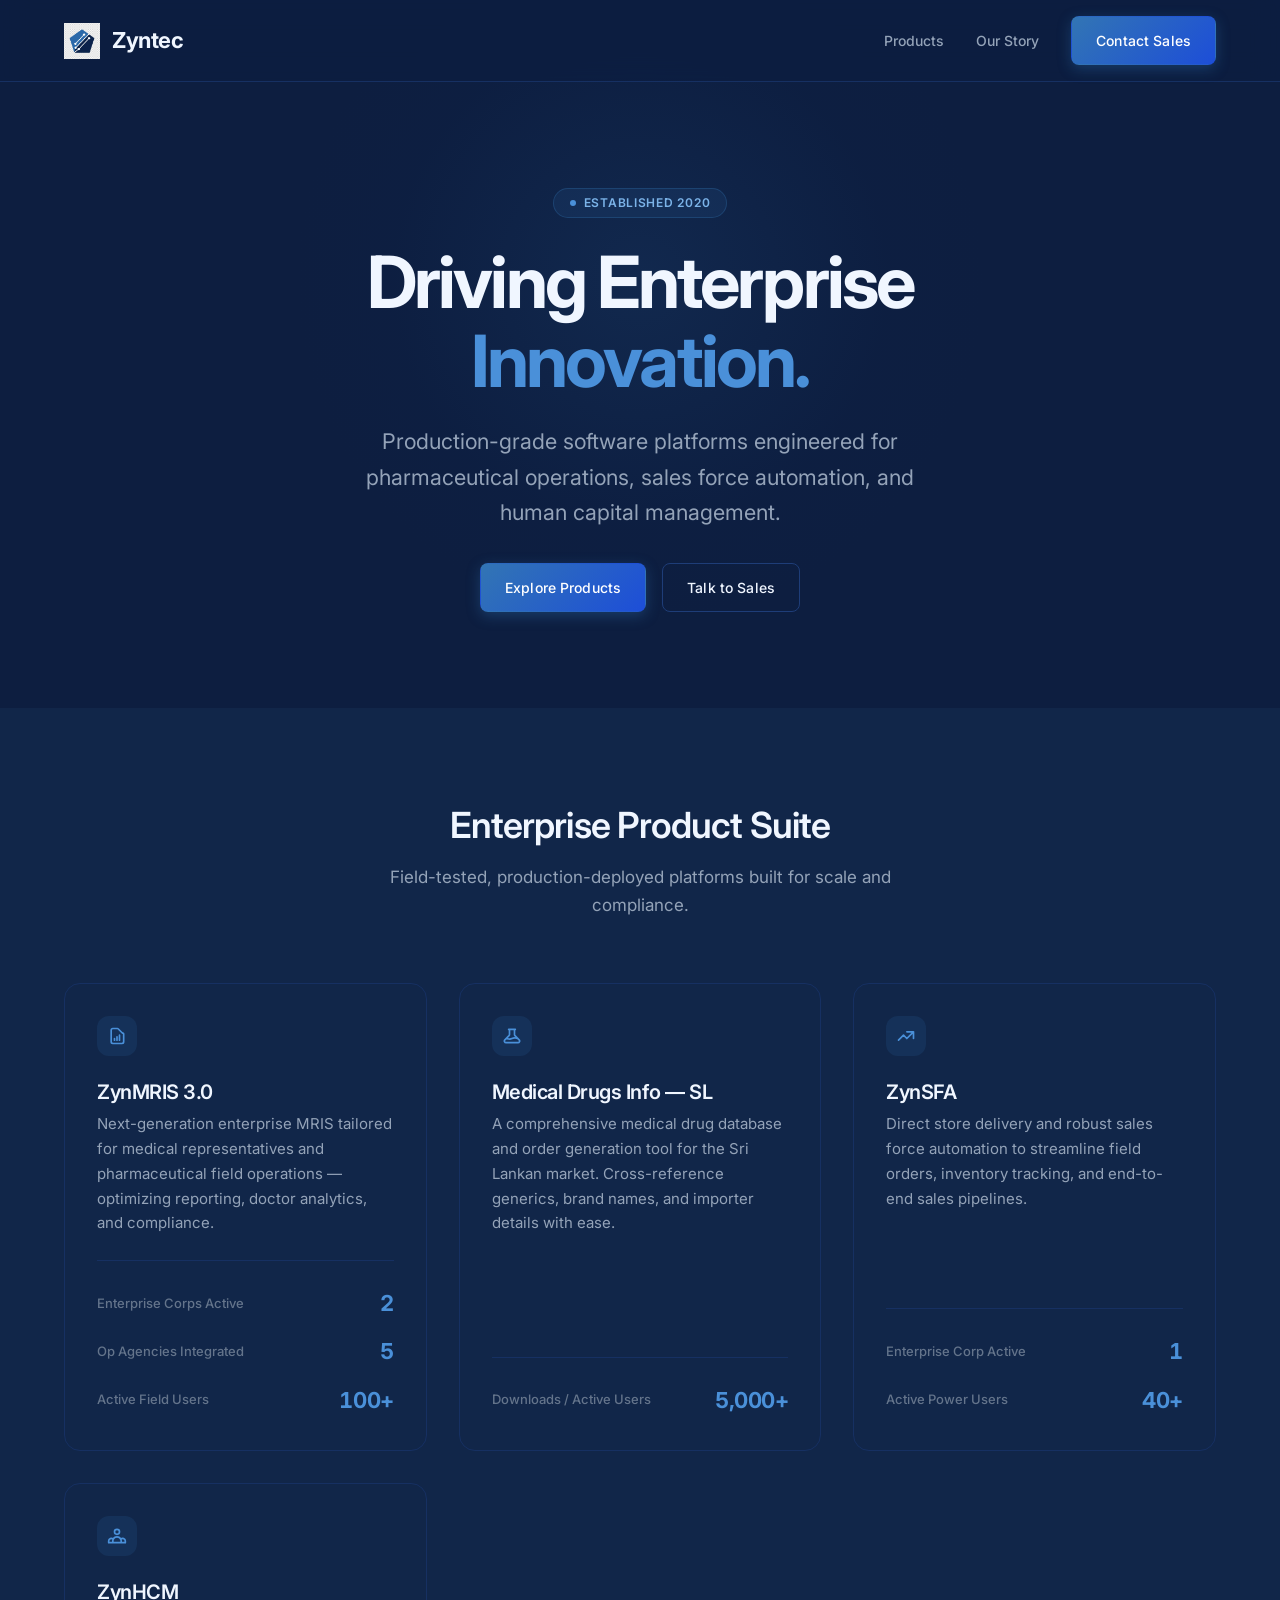
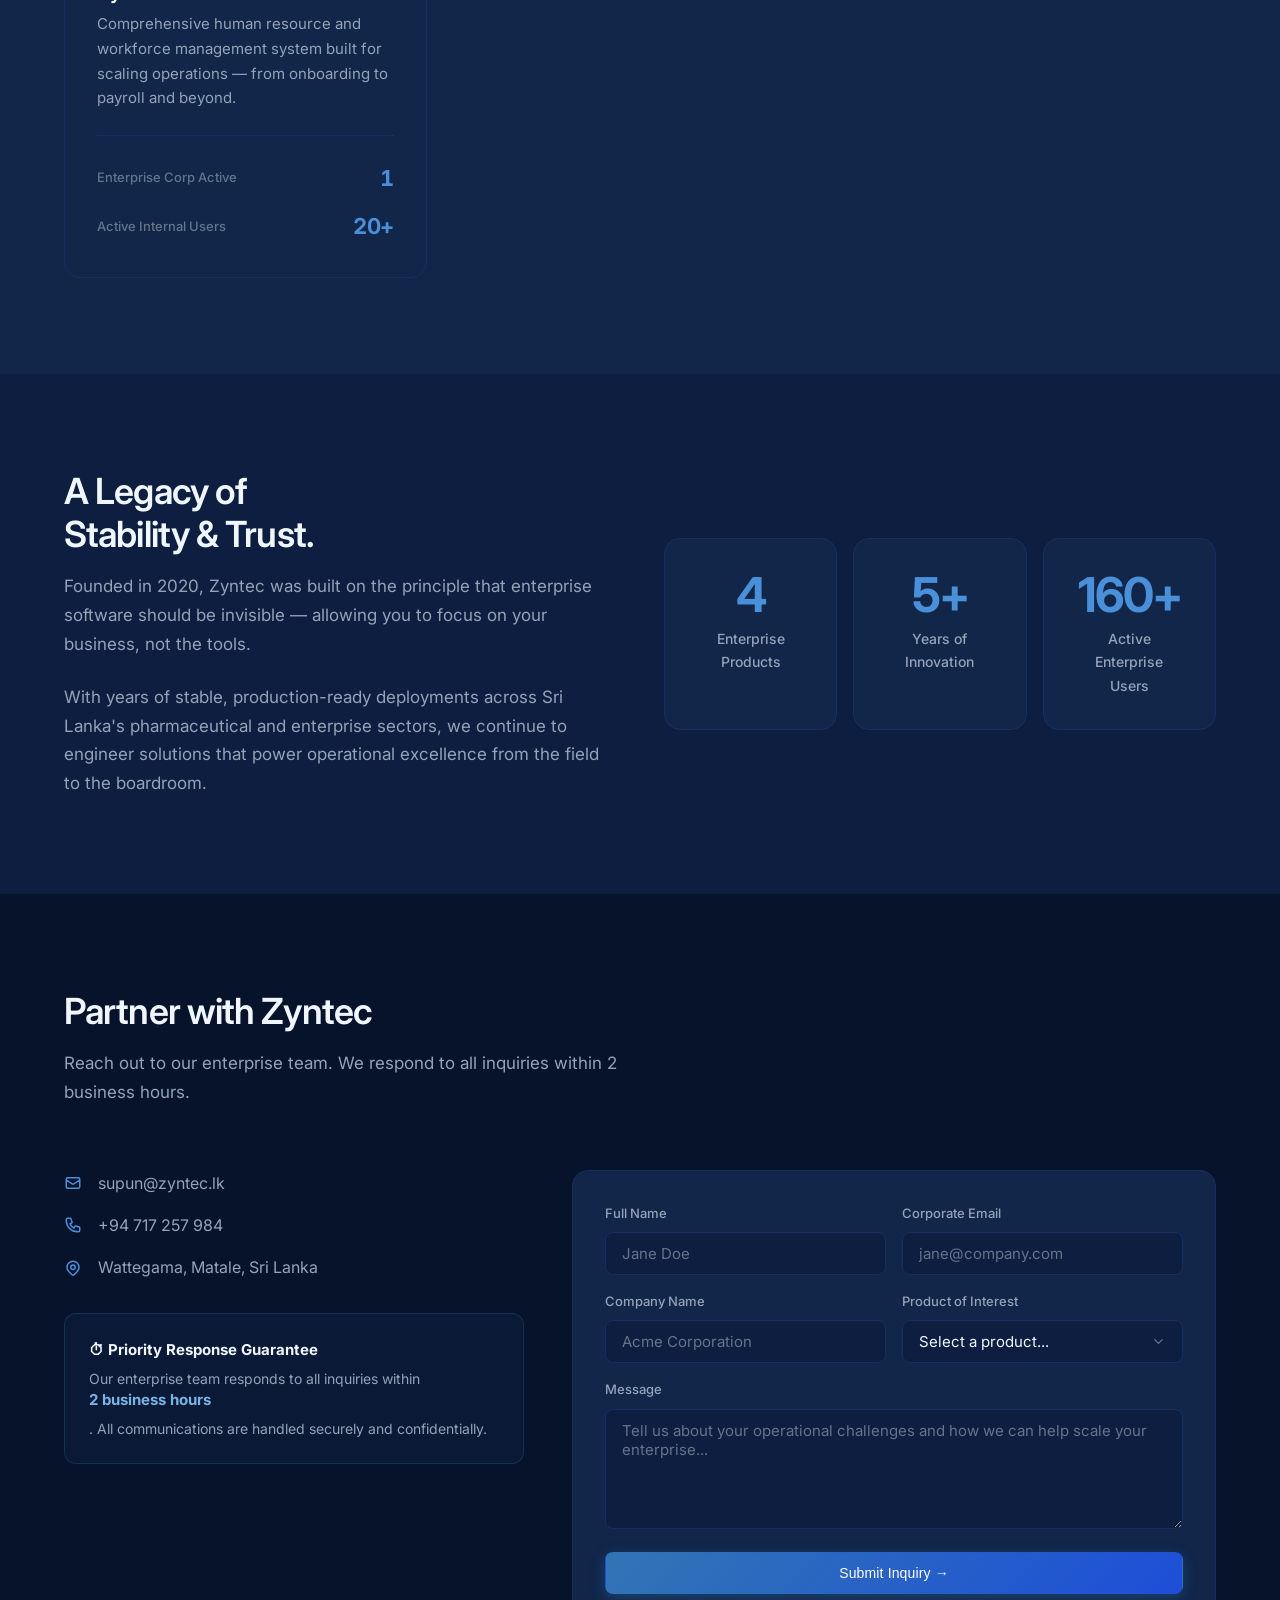
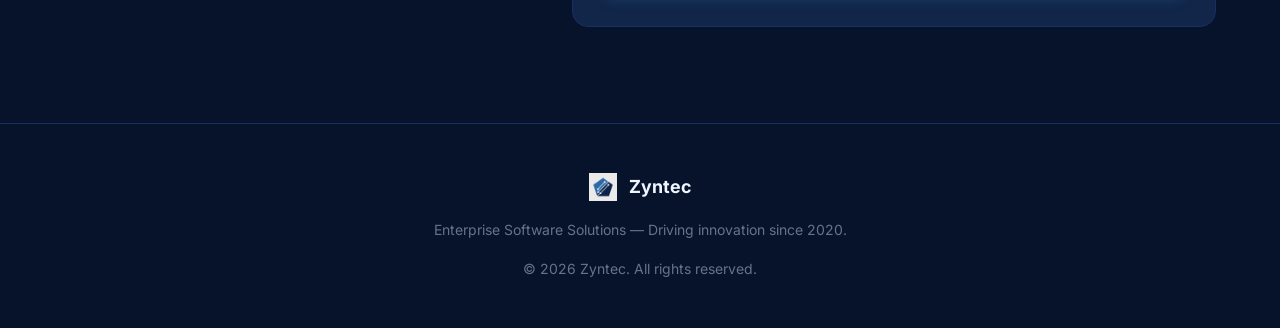
<file: index.html>
﻿<!DOCTYPE html>
<html lang="en">
<head>
  <meta charset="utf-8">
  <meta content="width=device-width, initial-scale=1.0" name="viewport">
  <title>Zyntec | Enterprise Software Solutions — Since 2020</title>

  <meta name="title"       content="Zyntec | Enterprise Software Solutions">
  <meta name="description" content="Driving enterprise innovation since 2020. Zyntec delivers production-grade MRIS, SFA, and HCM platforms for pharmaceutical, sales, and HR operations across Sri Lanka.">
  <meta name="keywords"    content="enterprise software, MRIS, SFA, HCM, ZynMRIS, ZynSFA, ZynHCM, pharmaceutical software, Sri Lanka">
  <meta name="robots"      content="index, follow">
  <meta name="language"    content="English">

  <!-- Open Graph -->
  <meta property="og:title"       content="Zyntec | Enterprise Software Solutions">
  <meta property="og:description" content="Driving enterprise innovation since 2020.">
  <meta property="og:type"        content="website">
  <meta property="og:url"         content="https://zyntec.lk">

  <!-- JSON-LD — Organization -->
  <script type="application/ld+json">
  {
    "@context": "https://schema.org",
    "@type": "Organization",
    "name": "Zyntec",
    "url": "https://zyntec.lk",
    "logo": "https://zyntec.lk/images/zyntec-logo.png",
    "foundingDate": "2020",
    "contactPoint": {
      "@type": "ContactPoint",
      "telephone": "+94-717257984",
      "contactType": "Sales",
      "email": "supun@zyntec.lk",
      "availableLanguage": "English"
    }
  }
  </script>

  <!-- JSON-LD — SoftwareApplications -->
  <script type="application/ld+json">
  [
    {
      "@context": "https://schema.org",
      "@type": "SoftwareApplication",
      "name": "ZynMRIS 3.0",
      "applicationCategory": "BusinessApplication",
      "operatingSystem": "Android",
      "offers": { "@type": "Offer", "seller": { "@type": "Organization", "name": "Zyntec" } }
    },
    {
      "@context": "https://schema.org",
      "@type": "SoftwareApplication",
      "name": "Medical Drugs Info - Sri Lanka",
      "applicationCategory": "MedicalApplication",
      "operatingSystem": "Android",
      "numberOfDownloads": "5000+"
    },
    {
      "@context": "https://schema.org",
      "@type": "SoftwareApplication",
      "name": "ZynSFA",
      "applicationCategory": "BusinessApplication",
      "operatingSystem": "Android"
    },
    {
      "@context": "https://schema.org",
      "@type": "SoftwareApplication",
      "name": "ZynHCM",
      "applicationCategory": "BusinessApplication",
      "operatingSystem": "Android"
    }
  ]
  </script>

  <!-- Fonts -->
  <link rel="preconnect" href="https://fonts.googleapis.com">
  <link rel="preconnect" href="https://fonts.gstatic.com" crossorigin>
  <link href="https://fonts.googleapis.com/css2?family=Inter:wght@300;400;500;600;700&display=swap" rel="stylesheet">

  <!-- Favicon -->
  <link rel="shortcut icon" href="images/zyntec-logo.png">

  <!-- Styles -->
  <link href="css/main.css" rel="stylesheet">
</head>

<body>

  <!-- ── Navigation ──────────────────────────────────────────────────── -->
  <nav class="navbar" id="navbar" role="navigation" aria-label="Main navigation">
    <div class="container flex justify-between items-center">

      <a href="#" class="logo" aria-label="Zyntec Home">
        <img src="images/zyntec-logo.png" alt="Zyntec Logo" width="36" height="36">
        Zyntec
      </a>

      <div class="nav-links" role="menubar">
        <a href="#products" role="menuitem">Products</a>
        <a href="#about"    role="menuitem">Our Story</a>
        <a href="#contact"  role="menuitem" class="btn btn-primary">Contact Sales</a>
      </div>

    </div>
  </nav>

  <!-- ── Main ────────────────────────────────────────────────────────── -->
  <main>

    <!-- Hero -->
    <header id="home" class="hero container">
      <span class="badge"><span class="badge-dot"></span>Established 2020</span>

      <h1 class="text-hero">
        Driving Enterprise<br>
        <span class="accent">Innovation.</span>
      </h1>

      <p class="text-hero-sub">
        Production-grade software platforms engineered for pharmaceutical operations,
        sales force automation, and human capital management.
      </p>

      <div class="hero-actions">
        <a href="#products" class="btn btn-primary">Explore Products</a>
        <a href="#contact"  class="btn btn-outline">Talk to Sales</a>
      </div>
    </header>

    <!-- ── Product Suite ────────────────────────────────────────────── -->
    <section id="products" class="section bg-secondary" aria-label="Product Suite">
      <div class="container">
        <h2 class="section-title text-center">Enterprise Product Suite</h2>
        <p class="section-subtitle text-center" style="margin: 0 auto var(--spacing-16) auto;">
          Field-tested, production-deployed platforms built for scale and compliance.
        </p>

        <div class="cards-grid">

          <!-- ZynMRIS 3.0 -->
          <article class="card" aria-label="ZynMRIS 3.0">
            <div class="card-icon">
              <svg xmlns="http://www.w3.org/2000/svg" fill="none" viewBox="0 0 24 24" stroke="currentColor" stroke-width="2"><path stroke-linecap="round" stroke-linejoin="round" d="M9 17v-2m3 2v-4m3 4v-6m2 10H7a2 2 0 01-2-2V5a2 2 0 012-2h5.586a1 1 0 01.707.293l5.414 5.414A1 1 0 0120 9.414V19a2 2 0 01-2 2z"/></svg>
            </div>
            <h3 class="card-title">ZynMRIS 3.0</h3>
            <p class="card-desc">
              Next-generation enterprise MRIS tailored for medical representatives and
              pharmaceutical field operations — optimizing reporting, doctor analytics, and compliance.
            </p>
            <div class="card-metric">
              <div class="metric-row">
                <span class="metric-label">Enterprise Corps Active</span>
                <span class="metric-value">2</span>
              </div>
              <div class="metric-row">
                <span class="metric-label">Op Agencies Integrated</span>
                <span class="metric-value">5</span>
              </div>
              <div class="metric-row">
                <span class="metric-label">Active Field Users</span>
                <span class="metric-value">100+</span>
              </div>
            </div>
          </article>

          <!-- Medical Drugs Info - SL -->
          <article class="card" aria-label="Medical Drugs Info Sri Lanka">
            <div class="card-icon">
              <svg xmlns="http://www.w3.org/2000/svg" fill="none" viewBox="0 0 24 24" stroke="currentColor" stroke-width="2"><path stroke-linecap="round" stroke-linejoin="round" d="M19.428 15.428a2 2 0 00-1.022-.547l-2.387-.477a6 6 0 00-3.86.517l-.318.158a6 6 0 01-3.86.517L6.05 15.21a2 2 0 00-1.806.547M8 4h8l-1 1v5.172a2 2 0 00.586 1.414l5 5c1.26 1.26.367 3.414-1.415 3.414H4.828c-1.782 0-2.674-2.154-1.414-3.414l5-5A2 2 0 009 10.172V5L8 4z"/></svg>
            </div>
            <h3 class="card-title">Medical Drugs Info — SL</h3>
            <p class="card-desc">
              A comprehensive medical drug database and order generation tool for the Sri Lankan
              market. Cross-reference generics, brand names, and importer details with ease.
            </p>
            <div class="card-metric">
              <div class="metric-row">
                <span class="metric-label">Downloads / Active Users</span>
                <span class="metric-value">5,000+</span>
              </div>
            </div>
          </article>

          <!-- ZynSFA -->
          <article class="card" aria-label="ZynSFA">
            <div class="card-icon">
              <svg xmlns="http://www.w3.org/2000/svg" fill="none" viewBox="0 0 24 24" stroke="currentColor" stroke-width="2"><path stroke-linecap="round" stroke-linejoin="round" d="M13 7h8m0 0v8m0-8l-8 8-4-4-6 6"/></svg>
            </div>
            <h3 class="card-title">ZynSFA</h3>
            <p class="card-desc">
              Direct store delivery and robust sales force automation to streamline field orders,
              inventory tracking, and end-to-end sales pipelines.
            </p>
            <div class="card-metric">
              <div class="metric-row">
                <span class="metric-label">Enterprise Corp Active</span>
                <span class="metric-value">1</span>
              </div>
              <div class="metric-row">
                <span class="metric-label">Active Power Users</span>
                <span class="metric-value">40+</span>
              </div>
            </div>
          </article>

          <!-- ZynHCM -->
          <article class="card" aria-label="ZynHCM">
            <div class="card-icon">
              <svg xmlns="http://www.w3.org/2000/svg" fill="none" viewBox="0 0 24 24" stroke="currentColor" stroke-width="2"><path stroke-linecap="round" stroke-linejoin="round" d="M17 20h5v-2a3 3 0 00-5.356-1.857M17 20H7m10 0v-2c0-.656-.126-1.283-.356-1.857M7 20H2v-2a3 3 0 015.356-1.857M7 20v-2c0-.656.126-1.283.356-1.857m0 0a5.002 5.002 0 019.288 0M15 7a3 3 0 11-6 0 3 3 0 016 0z"/></svg>
            </div>
            <h3 class="card-title">ZynHCM</h3>
            <p class="card-desc">
              Comprehensive human resource and workforce management system built for
              scaling operations — from onboarding to payroll and beyond.
            </p>
            <div class="card-metric">
              <div class="metric-row">
                <span class="metric-label">Enterprise Corp Active</span>
                <span class="metric-value">1</span>
              </div>
              <div class="metric-row">
                <span class="metric-label">Active Internal Users</span>
                <span class="metric-value">20+</span>
              </div>
            </div>
          </article>

        </div><!-- /cards-grid -->
      </div>
    </section>

    <!-- ── About / Story ────────────────────────────────────────────── -->
    <section id="about" class="section" aria-label="Our Story">
      <div class="container">
        <div class="about-grid">
          <div>
            <h2 class="section-title">A Legacy of<br>Stability & Trust.</h2>
            <p style="color: var(--text-body); margin-bottom: var(--spacing-6); font-size: 1.0625rem; line-height: 1.7;">
              Founded in 2020, Zyntec was built on the principle that enterprise software
              should be invisible — allowing you to focus on your business, not the tools.
            </p>
            <p style="color: var(--text-body); font-size: 1.0625rem; line-height: 1.7;">
              With years of stable, production-ready deployments across Sri Lanka's
              pharmaceutical and enterprise sectors, we continue to engineer solutions
              that power operational excellence from the field to the boardroom.
            </p>
          </div>
          <div>
            <div class="stats-row">
              <div class="about-stat">
                <div class="about-stat-value">4</div>
                <div class="about-stat-label">Enterprise Products</div>
              </div>
              <div class="about-stat">
                <div class="about-stat-value">5+</div>
                <div class="about-stat-label">Years of Innovation</div>
              </div>
              <div class="about-stat">
                <div class="about-stat-value">160+</div>
                <div class="about-stat-label">Active Enterprise Users</div>
              </div>
            </div>
          </div>
        </div>
      </div>
    </section>

    <!-- ── Contact ──────────────────────────────────────────────────── -->
    <section id="contact" class="section bg-deep" aria-label="Contact Sales">
      <div class="container">
        <h2 class="section-title">Partner with Zyntec</h2>
        <p class="section-subtitle">
          Reach out to our enterprise team. We respond to all inquiries
          within 2 business hours.
        </p>

        <div class="contact-grid">

          <!-- Contact Info -->
          <address style="font-style: normal;">
            <div class="contact-info-list">
              <div class="contact-info-item">
                <svg xmlns="http://www.w3.org/2000/svg" fill="none" viewBox="0 0 24 24" stroke="currentColor" stroke-width="2"><path stroke-linecap="round" stroke-linejoin="round" d="M3 8l7.89 5.26a2 2 0 002.22 0L21 8M5 19h14a2 2 0 002-2V7a2 2 0 00-2-2H5a2 2 0 00-2 2v10a2 2 0 002 2z"/></svg>
                <a href="mailto:supun@zyntec.lk">supun@zyntec.lk</a>
              </div>
              <div class="contact-info-item">
                <svg xmlns="http://www.w3.org/2000/svg" fill="none" viewBox="0 0 24 24" stroke="currentColor" stroke-width="2"><path stroke-linecap="round" stroke-linejoin="round" d="M3 5a2 2 0 012-2h3.28a1 1 0 01.948.684l1.498 4.493a1 1 0 01-.502 1.21l-2.257 1.13a11.042 11.042 0 005.516 5.516l1.13-2.257a1 1 0 011.21-.502l4.493 1.498a1 1 0 01.684.949V19a2 2 0 01-2 2h-1C9.716 21 3 14.284 3 6V5z"/></svg>
                <a href="tel:+94717257984">+94 717 257 984</a>
              </div>
              <div class="contact-info-item">
                <svg xmlns="http://www.w3.org/2000/svg" fill="none" viewBox="0 0 24 24" stroke="currentColor" stroke-width="2"><path stroke-linecap="round" stroke-linejoin="round" d="M17.657 16.657L13.414 20.9a1.998 1.998 0 01-2.827 0l-4.244-4.243a8 8 0 1111.314 0z"/><path stroke-linecap="round" stroke-linejoin="round" d="M15 11a3 3 0 11-6 0 3 3 0 016 0z"/></svg>
                <span>Wattegama, Matale, Sri Lanka</span>
              </div>
            </div>

            <div class="sla-card">
              <strong>&#9201; Priority Response Guarantee</strong>
              <p>Our enterprise team responds to all inquiries within <strong style="color: var(--blue-300);">2 business hours</strong>. All communications are handled securely and confidentially.</p>
            </div>
          </address>

          <!-- Form -->
          <div class="form-card">
            <form id="contact-form" novalidate>

              <div class="form-row" style="margin-bottom: var(--spacing-4);">
                <div class="form-group" style="margin-bottom: 0;">
                  <label class="form-label" for="fullname">Full Name</label>
                  <input type="text" id="fullname" name="name" class="form-control" required placeholder="Jane Doe" autocomplete="name">
                </div>
                <div class="form-group" style="margin-bottom: 0;">
                  <label class="form-label" for="email">Corporate Email</label>
                  <input type="email" id="email" name="email" class="form-control" required placeholder="jane@company.com" autocomplete="email">
                </div>
              </div>

              <div class="form-row" style="margin-bottom: var(--spacing-4);">
                <div class="form-group" style="margin-bottom: 0;">
                  <label class="form-label" for="company">Company Name</label>
                  <input type="text" id="company" name="company" class="form-control" required placeholder="Acme Corporation" autocomplete="organization">
                </div>
                <div class="form-group" style="margin-bottom: 0;">
                  <label class="form-label" for="product">Product of Interest</label>
                  <select id="product" name="product" class="form-control" required>
                    <option value="" disabled selected>Select a product...</option>
                    <option value="ZynMRIS">ZynMRIS 3.0</option>
                    <option value="MedDrugs">Medical Drugs Info — SL</option>
                    <option value="ZynSFA">ZynSFA</option>
                    <option value="ZynHCM">ZynHCM</option>
                    <option value="Other">Custom Enterprise Solution</option>
                  </select>
                </div>
              </div>

              <div class="form-group">
                <label class="form-label" for="message">Message</label>
                <textarea id="message" name="message" class="form-control" required placeholder="Tell us about your operational challenges and how we can help scale your enterprise..."></textarea>
              </div>

              <button type="submit" id="submit-btn" class="btn btn-primary" style="width: 100%;">
                Submit Inquiry &rarr;
              </button>

            </form>
          </div>

        </div>
      </div>
    </section>

  </main>

  <!-- ── Footer ──────────────────────────────────────────────────────── -->
  <footer class="footer" role="contentinfo">
    <div class="container">
      <div class="footer-inner">
        <div class="footer-logo">
          <img src="images/zyntec-logo.png" alt="Zyntec" width="28" height="28">
          Zyntec
        </div>
        <p>Enterprise Software Solutions &mdash; Driving innovation since 2020.</p>
        <p>&copy; 2026 Zyntec. All rights reserved.</p>
      </div>
    </div>
  </footer>

  <!-- Scripts -->
  <script src="js/main.js"></script>
</body>
</html>
</file>
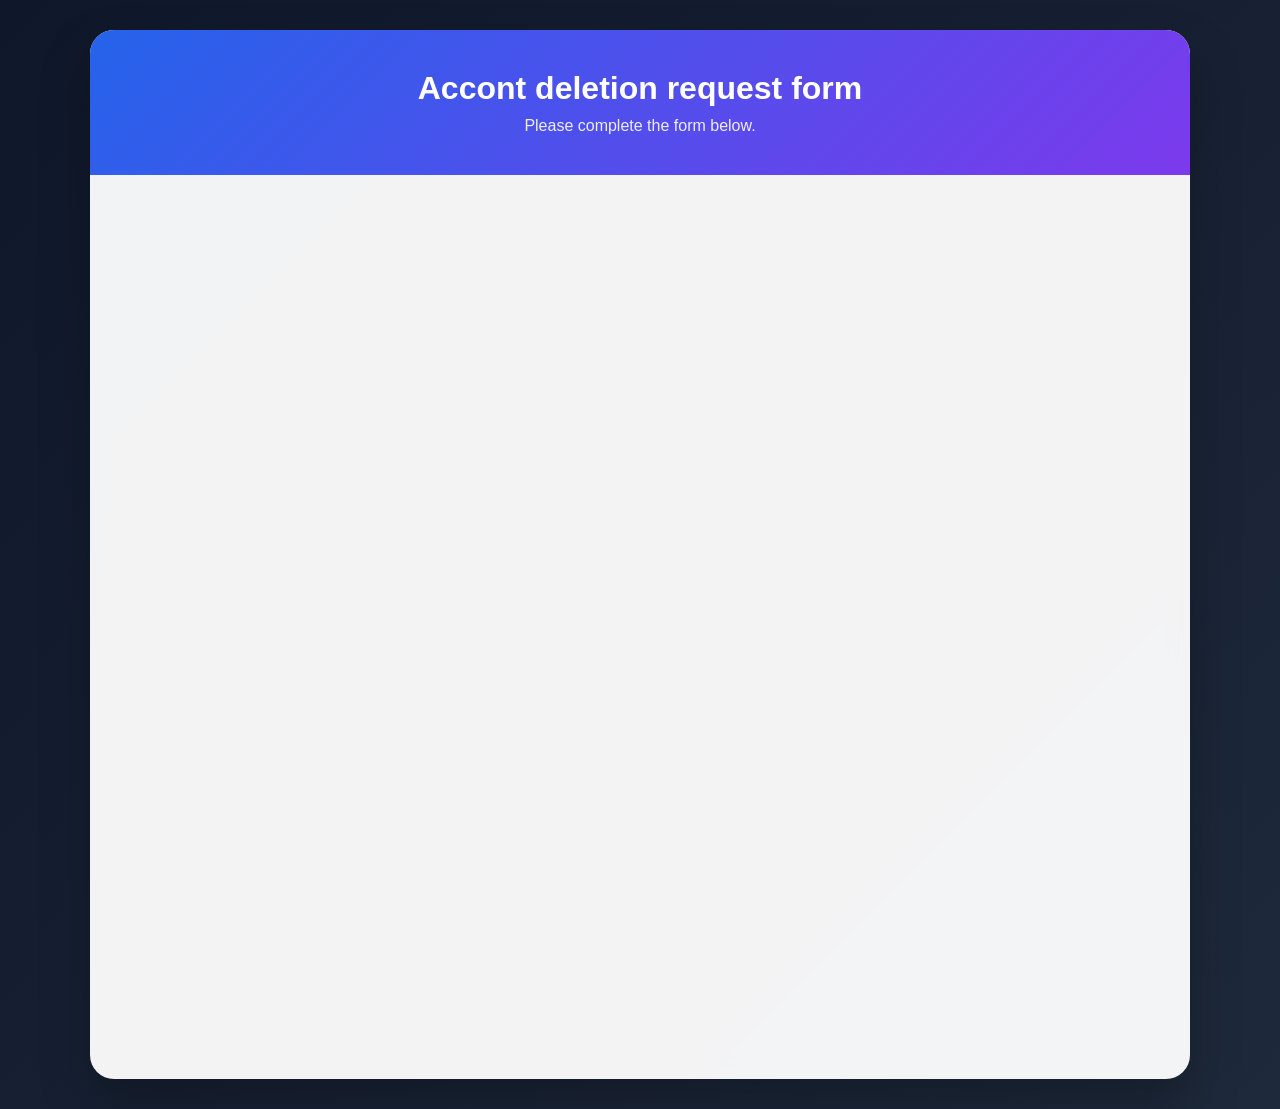
<file: softlogic/index.html>
<!DOCTYPE html>
<html lang="en">
<head>
    <meta charset="UTF-8">
    <meta name="viewport" content="width=device-width, initial-scale=1.0">
    <title>Account deletion Form</title>

    <style>
        * {
            margin: 0;
            padding: 0;
            box-sizing: border-box;
            font-family: "Inter", sans-serif;
        }

        body {
            min-height: 100vh;
            background: linear-gradient(135deg, #0f172a, #1e293b);
            display: flex;
            justify-content: center;
            align-items: center;
            padding: 30px;
        }

        .container {
            width: 100%;
            max-width: 1100px;
        }

        .card {
            background: rgba(255,255,255,0.95);
            backdrop-filter: blur(10px);
            border-radius: 24px;
            overflow: hidden;
            box-shadow: 0 25px 50px rgba(0,0,0,0.25);
        }

        .header {
            padding: 40px;
            text-align: center;
            background: linear-gradient(135deg, #2563eb, #7c3aed);
            color: white;
        }

        .header h1 {
            font-size: 2rem;
            margin-bottom: 10px;
        }

        .header p {
            opacity: 0.9;
        }

        .form-wrapper {
            padding: 0;
        }

        iframe {
            width: 100%;
            height: 900px;
            border: none;
        }

        @media (max-width: 768px) {
            .header {
                padding: 25px;
            }

            .header h1 {
                font-size: 1.5rem;
            }

            iframe {
                height: 1000px;
            }
        }
    </style>
</head>
<body>

<div class="container">
    <div class="card">

        <div class="header">
            <h1>Accont deletion request form</h1>
            <p>Please complete the form below.</p>
        </div>

        <div class="form-wrapper">
            <iframe
                src="https://docs.google.com/forms/d/e/1FAIpQLSeejxNIHFqURsBlZmHORAwoRU--J_S2YioEM4poibuNkgP5Qg/viewform?embedded=true"
                loading="lazy">
            </iframe>
        </div>

    </div>
</div>

</body>
</html>
</file>
<file: css/main.css>
﻿:root {
  /* ── Color System: derived from Zyntec logo ──────────────────────────
     Logo Royal Blue : #3275B4
     Logo Deep Navy  : #0D2654
     White Connectors: #FFFFFF
  ────────────────────────────────────────────────────────────────────── */
  --navy-900:  #07122B;   /* deepest bg */
  --navy-800:  #0D1E40;   /* primary bg */
  --navy-700:  #112649;   /* secondary bg / card */
  --navy-600:  #163062;   /* border / divider */
  --navy-500:  #1E3D78;   /* hover states */

  --blue-500:  #3275B4;   /* logo royal blue — accent */
  --blue-400:  #4A90D9;   /* accent hover / lighter highlight */
  --blue-300:  #7BB3E8;   /* subtle accent tints */

  --white:     #F0F6FF;   /* heading text */
  --silver:    #94A3B8;   /* body / secondary text */
  --muted:     #64748B;   /* placeholder / labels */

  /* Semantic tokens */
  --bg-primary:    var(--navy-800);
  --bg-secondary:  var(--navy-700);
  --bg-deep:       var(--navy-900);
  --border-color:  var(--navy-600);
  --text-heading:  var(--white);
  --text-body:     var(--silver);
  --accent-primary: var(--blue-500);
  --accent-hover:   var(--blue-400);

  /* Typography */
  --font-sans: 'Inter', -apple-system, BlinkMacSystemFont, "Segoe UI", Roboto, sans-serif;

  /* Spacing */
  --spacing-1:  0.25rem;
  --spacing-2:  0.5rem;
  --spacing-3:  0.75rem;
  --spacing-4:  1rem;
  --spacing-6:  1.5rem;
  --spacing-8:  2rem;
  --spacing-12: 3rem;
  --spacing-16: 4rem;
  --spacing-24: 6rem;
  --spacing-32: 8rem;

  /* Effects */
  --transition-fast:   150ms cubic-bezier(0.4, 0, 0.2, 1);
  --transition-normal: 300ms cubic-bezier(0.4, 0, 0.2, 1);
  --radius-sm:  0.25rem;
  --radius-md:  0.5rem;
  --radius-lg:  0.75rem;
  --radius-xl:  1rem;
  --radius-2xl: 1.5rem;
}

/* ── Reset ──────────────────────────────────────────────────────────── */
*, *::before, *::after { box-sizing: border-box; margin: 0; padding: 0; }

html {
  scroll-behavior: smooth;
  font-size: 16px;
}

body {
  font-family: var(--font-sans);
  background-color: var(--bg-primary);
  color: var(--text-body);
  line-height: 1.65;
  -webkit-font-smoothing: antialiased;
  -moz-osx-font-smoothing: grayscale;
}

a {
  color: inherit;
  text-decoration: none;
  transition: color var(--transition-fast);
}

a:hover { color: var(--accent-hover); }
ul { list-style: none; padding: 0; margin: 0; }

/* ── Layout ─────────────────────────────────────────────────────────── */
.container {
  max-width: 1200px;
  margin: 0 auto;
  padding: 0 var(--spacing-6);
  width: 100%;
}

.section { padding: var(--spacing-24) 0; }
.bg-secondary { background-color: var(--bg-secondary); }
.bg-deep      { background-color: var(--bg-deep); }

.flex              { display: flex; }
.flex-col          { flex-direction: column; }
.items-center      { align-items: center; }
.justify-between   { justify-content: space-between; }
.justify-center    { justify-content: center; }
.gap-4             { gap: var(--spacing-4); }
.gap-8             { gap: var(--spacing-8); }
.gap-12            { gap: var(--spacing-12); }
.grid              { display: grid; }

@media (min-width: 768px) {
  .md\:grid-cols-2 { grid-template-columns: repeat(2, minmax(0, 1fr)); }
  .md\:grid-cols-3 { grid-template-columns: repeat(3, minmax(0, 1fr)); }
}

/* ── Typography ─────────────────────────────────────────────────────── */
h1, h2, h3, h4 {
  font-weight: 600;
  line-height: 1.2;
  letter-spacing: -0.025em;
  color: var(--text-heading);
}

.text-hero {
  font-size: clamp(2.5rem, 5vw + 1rem, 4.5rem);
  font-weight: 700;
  letter-spacing: -0.04em;
  line-height: 1.1;
  margin-bottom: var(--spacing-6);
  color: var(--text-heading);
}

.text-hero .accent { color: var(--blue-400); }

.text-hero-sub {
  font-size: clamp(1.05rem, 2vw + 0.5rem, 1.35rem);
  color: var(--text-body);
  font-weight: 400;
  max-width: 580px;
  margin: 0 auto;
}

.section-title   { font-size: clamp(1.75rem, 3vw, 2.25rem); margin-bottom: var(--spacing-4); }
.section-subtitle {
  font-size: 1.0625rem;
  color: var(--text-body);
  margin-bottom: var(--spacing-16);
  max-width: 560px;
}
.text-center { text-align: center; }

/* ── Navbar ─────────────────────────────────────────────────────────── */
.navbar {
  position: fixed;
  top: 0; left: 0; right: 0;
  z-index: 50;
  padding: var(--spacing-4) 0;
  background-color: rgba(13, 30, 64, 0.75);
  backdrop-filter: blur(14px);
  -webkit-backdrop-filter: blur(14px);
  border-bottom: 1px solid var(--border-color);
  transition: padding var(--transition-fast), background-color var(--transition-fast), box-shadow var(--transition-fast);
}

.navbar.scrolled {
  padding: var(--spacing-3) 0;
  background-color: rgba(13, 30, 64, 0.97);
  box-shadow: 0 4px 24px rgba(7, 18, 43, 0.5);
}

.navbar .logo {
  font-size: 1.375rem;
  font-weight: 700;
  letter-spacing: -0.02em;
  color: var(--text-heading);
  display: flex;
  align-items: center;
  gap: var(--spacing-3);
}

.navbar .logo img {
  height: 36px;
  width: 36px;
  object-fit: contain;
}

.nav-links { display: none; }

@media (min-width: 768px) {
  .nav-links {
    display: flex;
    gap: var(--spacing-8);
    font-size: 0.875rem;
    font-weight: 500;
    align-items: center;
    color: var(--silver);
  }
}

.nav-links a:hover,
.nav-links a.active { color: var(--text-heading); }

/* ── Buttons ────────────────────────────────────────────────────────── */
.btn {
  display: inline-flex;
  align-items: center;
  justify-content: center;
  padding: var(--spacing-3) var(--spacing-6);
  border-radius: var(--radius-md);
  font-weight: 500;
  font-size: 0.875rem;
  cursor: pointer;
  transition: all var(--transition-fast);
  border: 1px solid transparent;
  letter-spacing: 0.01em;
}

.btn-primary {
  background: linear-gradient(135deg, var(--blue-500) 0%, #1D4ED8 100%);
  color: #ffffff;
  box-shadow: 0 4px 14px rgba(50, 117, 180, 0.35);
}
.btn-primary:hover {
  background: linear-gradient(135deg, var(--blue-400) 0%, var(--blue-500) 100%);
  color: #ffffff;
  box-shadow: 0 6px 20px rgba(50, 117, 180, 0.5);
  transform: translateY(-1px);
}

.btn-outline {
  background-color: transparent;
  color: var(--text-heading);
  border-color: var(--navy-500);
}
.btn-outline:hover {
  background-color: var(--navy-700);
  border-color: var(--blue-500);
  color: var(--text-heading);
}

/* ── Hero ───────────────────────────────────────────────────────────── */
.hero {
  padding-top: calc(var(--spacing-32) + 60px);
  padding-bottom: var(--spacing-24);
  text-align: center;
  position: relative;
  display: flex;
  flex-direction: column;
  align-items: center;
  overflow: hidden;
}

/* Subtle ambient glow from logo colours */
.hero::before {
  content: '';
  position: absolute;
  top: -10%;
  left: 50%;
  transform: translateX(-50%);
  width: 700px;
  height: 700px;
  background: radial-gradient(ellipse at center,
    rgba(50, 117, 180, 0.12) 0%,
    rgba(13, 38, 84, 0.06) 50%,
    transparent 70%);
  z-index: 0;
  pointer-events: none;
}

.hero > * { position: relative; z-index: 1; }

.hero-actions {
  display: flex;
  gap: var(--spacing-4);
  margin-top: var(--spacing-8);
  flex-wrap: wrap;
  justify-content: center;
}

/* ── Badge ──────────────────────────────────────────────────────────── */
.badge {
  display: inline-flex;
  align-items: center;
  gap: var(--spacing-2);
  padding: var(--spacing-1) var(--spacing-4);
  background-color: rgba(50, 117, 180, 0.12);
  border: 1px solid rgba(50, 117, 180, 0.3);
  border-radius: 9999px;
  font-size: 0.75rem;
  font-weight: 600;
  color: var(--blue-300);
  margin-bottom: var(--spacing-6);
  letter-spacing: 0.06em;
  text-transform: uppercase;
}

.badge-dot {
  width: 6px; height: 6px;
  border-radius: 50%;
  background-color: var(--blue-400);
  display: inline-block;
  animation: pulse-dot 2s ease-in-out infinite;
}

@keyframes pulse-dot {
  0%, 100% { opacity: 1; transform: scale(1); }
  50% { opacity: 0.5; transform: scale(0.7); }
}

/* ── Cards ──────────────────────────────────────────────────────────── */
.cards-grid {
  display: grid;
  grid-template-columns: repeat(auto-fit, minmax(270px, 1fr));
  gap: var(--spacing-8);
}

.card {
  background-color: var(--bg-secondary);
  border: 1px solid var(--border-color);
  border-radius: var(--radius-xl);
  padding: var(--spacing-8);
  display: flex;
  flex-direction: column;
  transition: transform var(--transition-normal), border-color var(--transition-normal), box-shadow var(--transition-normal);
  position: relative;
  overflow: hidden;
}

.card::before {
  content: '';
  position: absolute;
  top: 0; left: 0; right: 0;
  height: 2px;
  background: linear-gradient(90deg, var(--blue-500), transparent);
  opacity: 0;
  transition: opacity var(--transition-normal);
}

.card:hover {
  transform: translateY(-5px);
  border-color: var(--navy-500);
  box-shadow: 0 20px 40px rgba(7, 18, 43, 0.5), 0 0 0 1px rgba(50, 117, 180, 0.15);
}
.card:hover::before { opacity: 1; }

.card-icon {
  width: 40px; height: 40px;
  border-radius: var(--radius-lg);
  background: rgba(50, 117, 180, 0.15);
  display: flex; align-items: center; justify-content: center;
  margin-bottom: var(--spacing-6);
}
.card-icon svg { width: 20px; height: 20px; color: var(--blue-400); }

.card-title {
  font-size: 1.25rem;
  margin-bottom: var(--spacing-2);
  color: var(--text-heading);
}

.card-desc {
  color: var(--text-body);
  font-size: 0.9375rem;
  margin-bottom: var(--spacing-6);
  flex-grow: 1;
}

.card-metric {
  margin-top: auto;
  padding-top: var(--spacing-6);
  border-top: 1px solid var(--border-color);
  display: flex;
  flex-direction: column;
  gap: var(--spacing-3);
}

.metric-row {
  display: flex;
  justify-content: space-between;
  align-items: center;
}

.metric-value {
  font-weight: 700;
  font-size: 1.375rem;
  color: var(--blue-400);
  font-variant-numeric: tabular-nums;
  letter-spacing: -0.02em;
}

.metric-label {
  font-size: 0.8125rem;
  color: var(--muted);
  font-weight: 500;
}

/* ── About ──────────────────────────────────────────────────────────── */
.about-grid {
  display: grid;
  gap: var(--spacing-12);
  align-items: center;
}
@media (min-width: 768px) {
  .about-grid { grid-template-columns: 1fr 1fr; }
}

.about-stat {
  text-align: center;
  padding: var(--spacing-8);
  background: var(--bg-secondary);
  border-radius: var(--radius-xl);
  border: 1px solid var(--border-color);
}
.about-stat-value {
  font-size: 3rem;
  font-weight: 700;
  color: var(--blue-400);
  letter-spacing: -0.04em;
  line-height: 1;
  margin-bottom: var(--spacing-2);
}
.about-stat-label {
  font-size: 0.875rem;
  color: var(--text-body);
  font-weight: 500;
}

.stats-row {
  display: grid;
  grid-template-columns: repeat(3, 1fr);
  gap: var(--spacing-4);
}

/* ── Contact ────────────────────────────────────────────────────────── */
.contact-grid {
  display: grid;
  gap: var(--spacing-12);
}
@media (min-width: 768px) {
  .contact-grid { grid-template-columns: 5fr 7fr; }
}

.contact-info-list {
  display: flex;
  flex-direction: column;
  gap: var(--spacing-4);
  margin-bottom: var(--spacing-8);
}

.contact-info-item {
  display: flex;
  align-items: center;
  gap: var(--spacing-4);
  color: var(--text-body);
}

.contact-info-item svg {
  width: 18px; height: 18px;
  color: var(--blue-400);
  flex-shrink: 0;
}

.sla-card {
  padding: var(--spacing-6);
  background: rgba(50, 117, 180, 0.08);
  border: 1px solid rgba(50, 117, 180, 0.25);
  border-radius: var(--radius-lg);
}

.sla-card strong {
  color: var(--text-heading);
  display: block;
  margin-bottom: 0.375rem;
  font-size: 0.9375rem;
}

.sla-card p {
  font-size: 0.875rem;
  color: var(--text-body);
  line-height: 1.5;
}

/* ── Form ───────────────────────────────────────────────────────────── */
.form-card {
  background-color: var(--bg-secondary);
  padding: var(--spacing-8);
  border-radius: var(--radius-xl);
  border: 1px solid var(--border-color);
}

.form-row {
  display: grid;
  gap: var(--spacing-4);
  margin-bottom: 0;
}
@media (min-width: 520px) {
  .form-row { grid-template-columns: 1fr 1fr; }
}

.form-group {
  margin-bottom: var(--spacing-4);
  text-align: left;
}

.form-label {
  display: block;
  font-size: 0.8125rem;
  font-weight: 500;
  margin-bottom: var(--spacing-2);
  color: var(--silver);
}

.form-control {
  width: 100%;
  padding: 0.6875rem var(--spacing-4);
  background-color: var(--bg-primary);
  border: 1px solid var(--border-color);
  border-radius: var(--radius-md);
  color: var(--text-heading);
  font-family: var(--font-sans);
  font-size: 0.9375rem;
  transition: border-color var(--transition-fast), box-shadow var(--transition-fast);
}

.form-control::placeholder { color: var(--muted); }

.form-control:focus {
  outline: none;
  border-color: var(--blue-500);
  box-shadow: 0 0 0 3px rgba(50, 117, 180, 0.18);
}

textarea.form-control { resize: vertical; min-height: 120px; }

select.form-control {
  appearance: none;
  background-image: url("data:image/svg+xml;charset=UTF-8,%3csvg xmlns='http://www.w3.org/2000/svg' viewBox='0 0 24 24' fill='none' stroke='%2364748B' stroke-width='2' stroke-linecap='round' stroke-linejoin='round'%3e%3cpolyline points='6 9 12 15 18 9'%3e%3c/polyline%3e%3c/svg%3e");
  background-repeat: no-repeat;
  background-position: right 1rem center;
  background-size: 1em;
  cursor: pointer;
}

select.form-control option {
  background-color: var(--navy-800);
  color: var(--text-heading);
}

/* ── Footer ─────────────────────────────────────────────────────────── */
.footer {
  border-top: 1px solid var(--border-color);
  padding: var(--spacing-12) 0;
  background-color: var(--bg-deep);
  color: var(--muted);
  font-size: 0.875rem;
}

.footer-inner {
  display: flex;
  flex-direction: column;
  align-items: center;
  gap: var(--spacing-4);
  text-align: center;
}

.footer-logo {
  display: flex;
  align-items: center;
  gap: var(--spacing-3);
  font-size: 1.125rem;
  font-weight: 700;
  color: var(--text-heading);
}

.footer-logo img {
  height: 28px; width: 28px;
  object-fit: contain;
}

/* ── Scrollbar ──────────────────────────────────────────────────────── */
::-webkit-scrollbar { width: 6px; }
::-webkit-scrollbar-track { background: var(--navy-900); }
::-webkit-scrollbar-thumb { background: var(--navy-600); border-radius: 3px; }
::-webkit-scrollbar-thumb:hover { background: var(--blue-500); }
</file>
